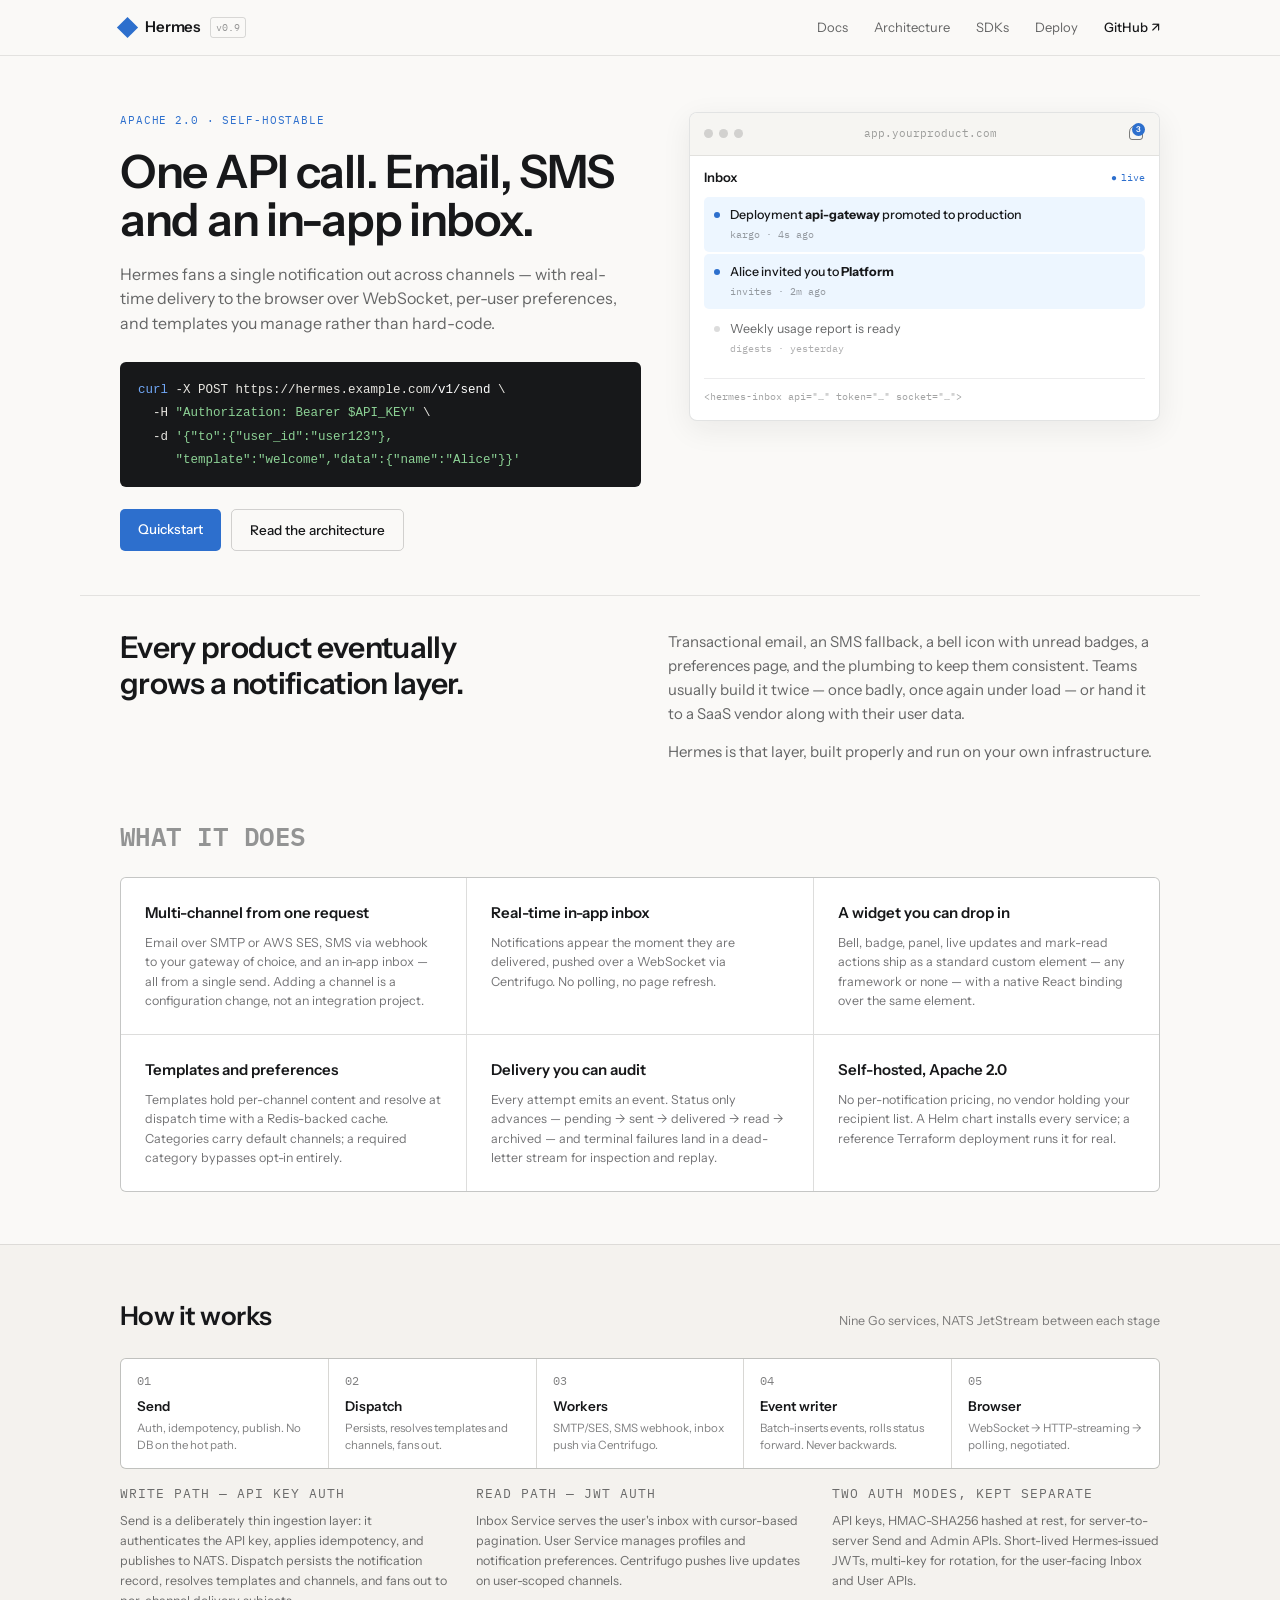
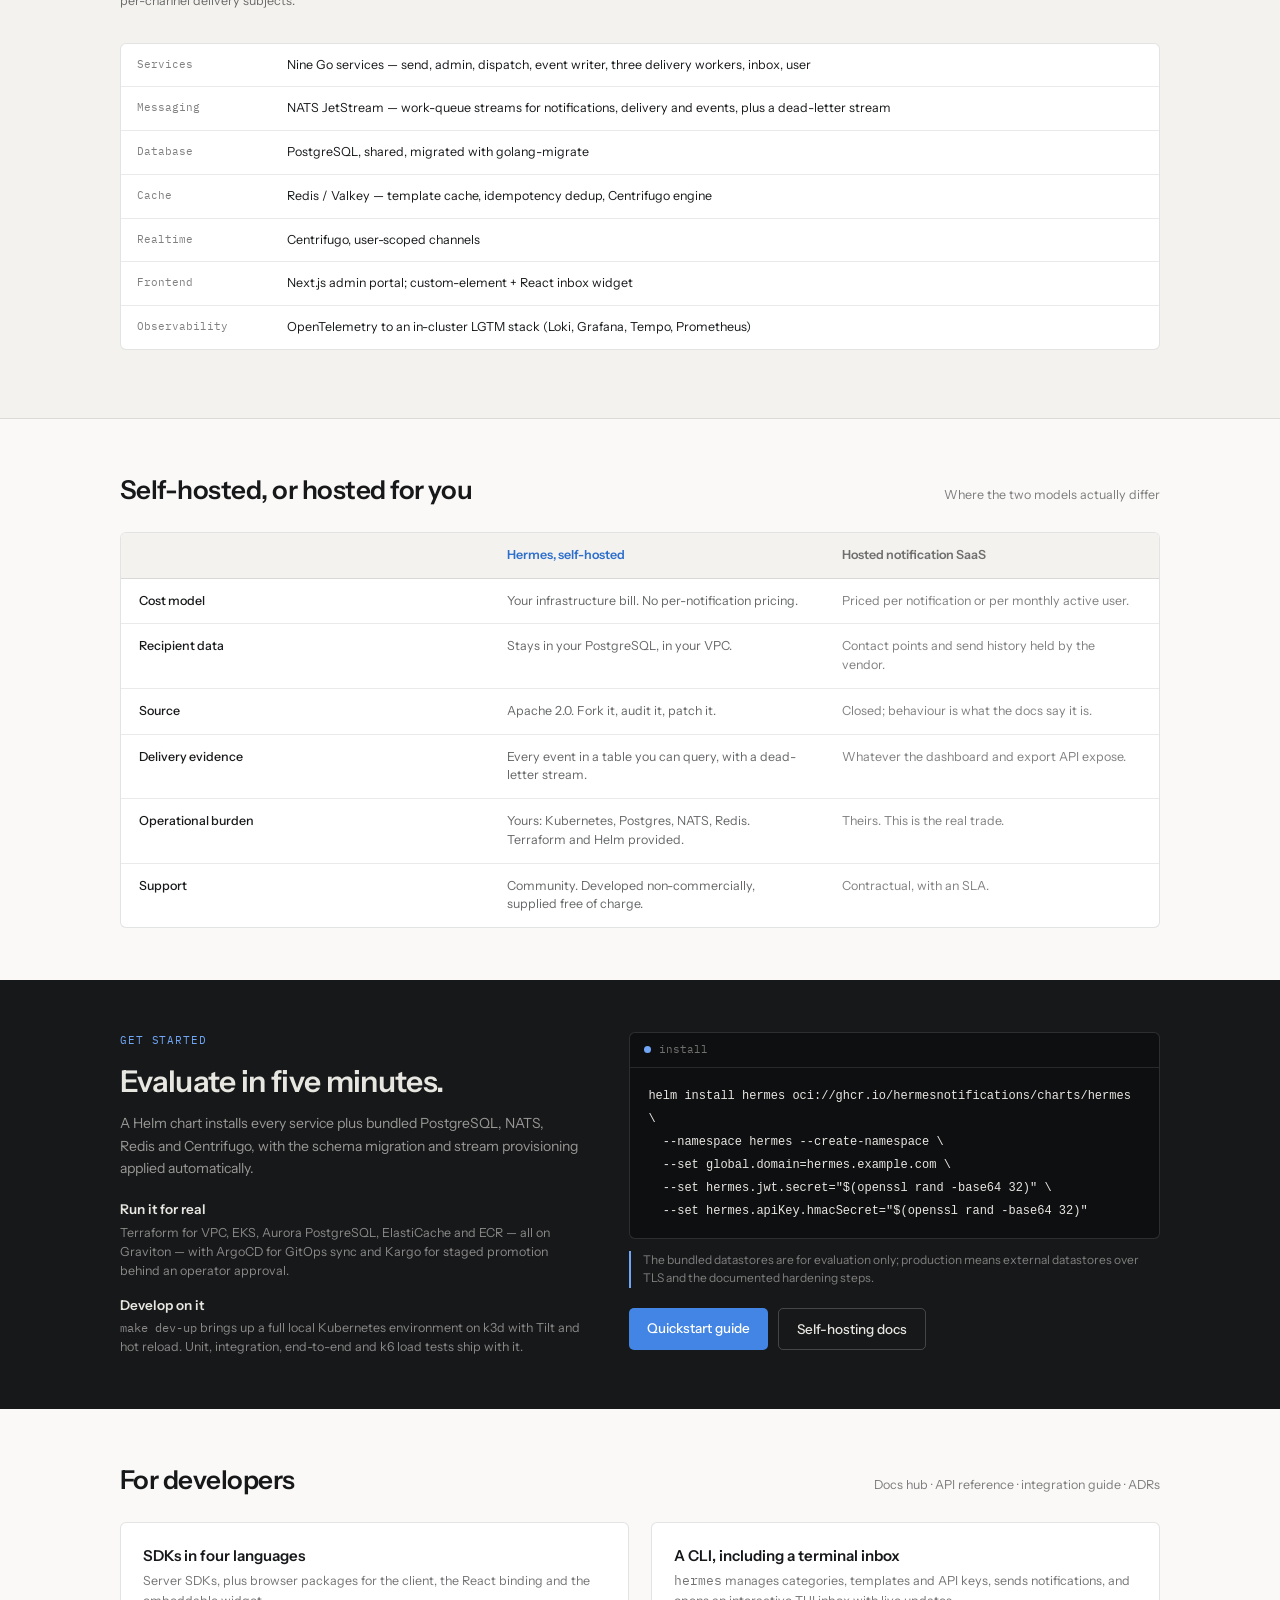
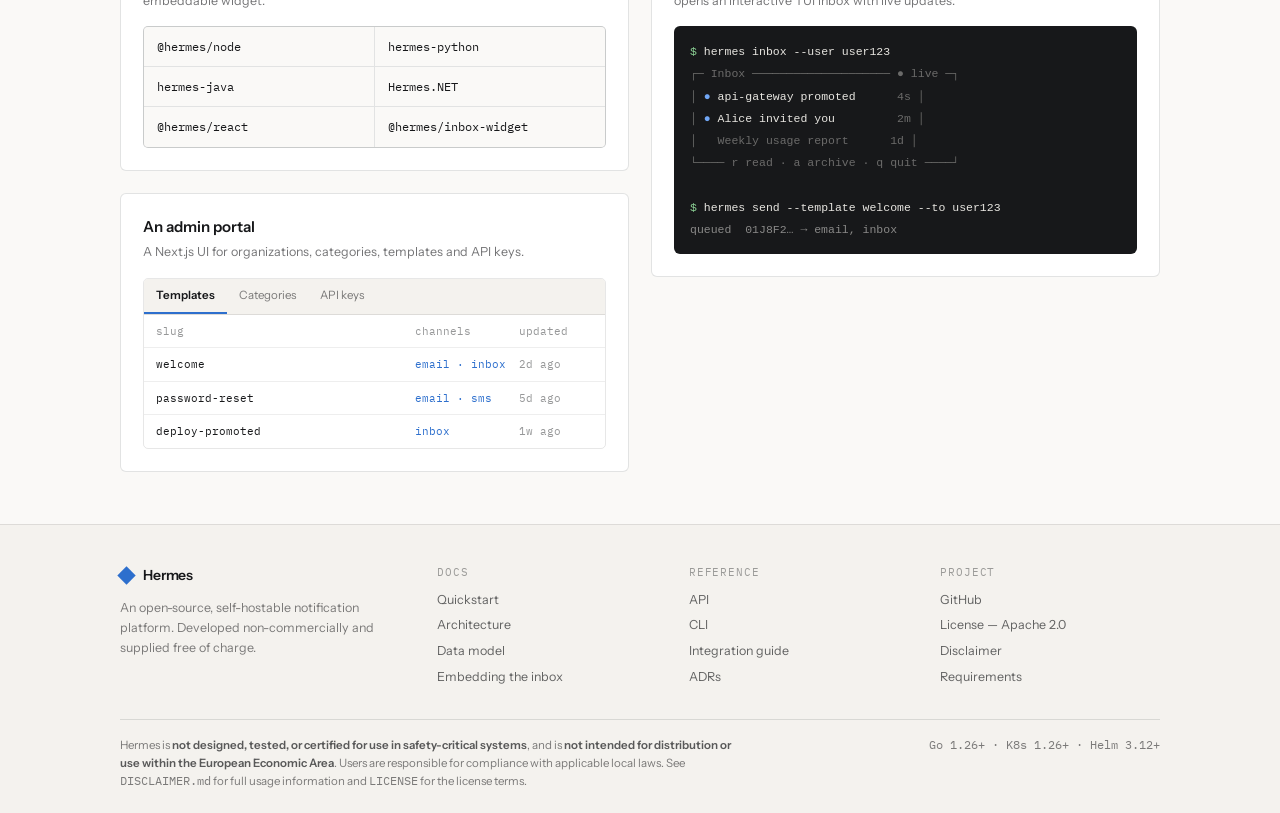
<file: index.html>
<!DOCTYPE html>
<html lang="en">
<head>
<meta charset="utf-8">
<meta name="viewport" content="width=device-width, initial-scale=1">
<title>Hermes — self-hosted notification platform</title>
<meta name="description" content="Hermes is an open-source, self-hostable notification platform. One API call fans out to email, SMS and a real-time in-app inbox. Apache 2.0.">
<meta name="theme-color" content="#faf9f7">
<link rel="icon" href="assets/favicon.svg" type="image/svg+xml">
<meta property="og:type" content="website">
<meta property="og:title" content="Hermes — self-hosted notification platform">
<meta property="og:description" content="One API call. Email, SMS and an in-app inbox. Open source, Apache 2.0, run on your own infrastructure.">
<meta property="og:url" content="https://hermesnotifications.github.io/">
<meta name="twitter:card" content="summary">
<link rel="preconnect" href="https://fonts.googleapis.com">
<link rel="preconnect" href="https://fonts.gstatic.com" crossorigin>
<link href="https://fonts.googleapis.com/css2?family=Instrument+Sans:wght@400;500;600&family=IBM+Plex+Mono:wght@400;500&display=swap" rel="stylesheet">
<link rel="stylesheet" href="assets/css/site.css">
</head>
<body>

<a class="skip-link" href="#main">Skip to content</a>

<header class="site-header">
  <div class="wrap site-header__inner">
    <a class="brand" href="./">
      <span class="brand__mark" aria-hidden="true"></span>
      <span class="brand__name">Hermes</span>
      <span class="brand__version">v0.9</span>
    </a>

    <button class="nav-toggle" type="button" aria-expanded="false" aria-controls="site-nav">Menu</button>

    <nav class="site-nav" id="site-nav" aria-label="Primary">
      <a href="docs/">Docs</a>
      <a href="#how-it-works">Architecture</a>
      <a href="#developers">SDKs</a>
      <a href="#get-started">Deploy</a>
      <a class="is-emphasis" href="https://github.com/HermesNotifications/hermes">GitHub ↗</a>
    </nav>
  </div>
</header>

<main id="main">

  <!-- Hero -->
  <section class="wrap hero">
    <div>
      <p class="eyebrow eyebrow--accent hero__eyebrow">Apache 2.0 · self-hostable</p>
      <h1>One API call. Email, SMS and an in-app inbox.</h1>
      <p class="hero__lede">Hermes fans a single notification out across channels — with real-time delivery to the browser over WebSocket, per-user preferences, and templates you manage rather than hard-code.</p>

      <figure class="term code-block">
        <figcaption class="sr-only">Sending a notification with curl</figcaption>
<pre><code><span class="t-cmd">curl</span> -X POST https://hermes.example.com<span class="t-path">/v1/send</span> \
  -H <span class="t-str">"Authorization: Bearer $API_KEY"</span> \
  -d <span class="t-str">'{"to":{"user_id":"user123"},</span>
     <span class="t-str">"template":"welcome","data":{"name":"Alice"}}'</span></code></pre>
      </figure>

      <div class="btn-row">
        <a class="btn btn--primary" href="docs/">Quickstart</a>
        <a class="btn btn--ghost" href="#how-it-works">Read the architecture</a>
      </div>
    </div>

    <figure class="mock">
      <figcaption class="sr-only">Illustration: the Hermes inbox widget embedded in a product, showing live notifications</figcaption>
      <div class="mock__chrome">
        <span class="mock__dots" aria-hidden="true"><i></i><i></i><i></i></span>
        <span class="mock__url">app.yourproduct.com</span>
        <span class="mock__bell" aria-hidden="true">
          <span class="mock__bell-icon"></span>
          <span class="mock__badge">3</span>
        </span>
      </div>
      <div class="mock__body">
        <div class="mock__title">
          <b>Inbox</b>
          <span class="live">live</span>
        </div>
        <ul class="inbox">
          <li class="inbox__item inbox__item--unread">
            <span class="inbox__pip" aria-hidden="true"></span>
            <span>
              <span class="inbox__text">Deployment <b>api-gateway</b> promoted to production</span>
              <span class="inbox__meta">kargo · 4s ago</span>
            </span>
          </li>
          <li class="inbox__item inbox__item--unread">
            <span class="inbox__pip" aria-hidden="true"></span>
            <span>
              <span class="inbox__text">Alice invited you to <b>Platform</b></span>
              <span class="inbox__meta">invites · 2m ago</span>
            </span>
          </li>
          <li class="inbox__item">
            <span class="inbox__pip" aria-hidden="true"></span>
            <span>
              <span class="inbox__text">Weekly usage report is ready</span>
              <span class="inbox__meta">digests · yesterday</span>
            </span>
          </li>
        </ul>
        <p class="mock__foot">&lt;hermes-inbox api="…" token="…" socket="…"&gt;</p>
      </div>
    </figure>
  </section>

  <!-- Premise -->
  <section class="wrap premise">
    <h2>Every product eventually grows a notification layer.</h2>
    <div>
      <p>Transactional email, an SMS fallback, a bell icon with unread badges, a preferences page, and the plumbing to keep them consistent. Teams usually build it twice — once badly, once again under load — or hand it to a SaaS vendor along with their user data.</p>
      <p>Hermes is that layer, built properly and run on your own infrastructure.</p>
    </div>
  </section>

  <!-- What it does -->
  <section class="wrap section section--flush-top" id="features" aria-labelledby="features-h">
    <div class="section-head">
      <h2 class="eyebrow" id="features-h">What it does</h2>
    </div>
    <div class="grid-rule grid-rule--3">
      <article class="feature">
        <h3>Multi-channel from one request</h3>
        <p>Email over SMTP or AWS SES, SMS via webhook to your gateway of choice, and an in-app inbox — all from a single send. Adding a channel is a configuration change, not an integration project.</p>
      </article>
      <article class="feature">
        <h3>Real-time in-app inbox</h3>
        <p>Notifications appear the moment they are delivered, pushed over a WebSocket via Centrifugo. No polling, no page refresh.</p>
      </article>
      <article class="feature">
        <h3>A widget you can drop in</h3>
        <p>Bell, badge, panel, live updates and mark-read actions ship as a standard custom element — any framework or none — with a native React binding over the same element.</p>
      </article>
      <article class="feature">
        <h3>Templates and preferences</h3>
        <p>Templates hold per-channel content and resolve at dispatch time with a Redis-backed cache. Categories carry default channels; a required category bypasses opt-in entirely.</p>
      </article>
      <article class="feature">
        <h3>Delivery you can audit</h3>
        <p>Every attempt emits an event. Status only advances — pending → sent → delivered → read → archived — and terminal failures land in a dead-letter stream for inspection and replay.</p>
      </article>
      <article class="feature">
        <h3>Self-hosted, Apache 2.0</h3>
        <p>No per-notification pricing, no vendor holding your recipient list. A Helm chart installs every service; a reference Terraform deployment runs it for real.</p>
      </article>
    </div>
  </section>

  <!-- How it works -->
  <section class="section section--sunken" id="how-it-works" aria-labelledby="how-h">
    <div class="wrap">
      <div class="section-head">
        <h2 id="how-h">How it works</h2>
        <p class="section-head__note">Nine Go services, NATS JetStream between each stage</p>
      </div>

      <ol class="grid-rule grid-rule--5">
        <li class="stage">
          <p class="stage__n">01</p>
          <h3>Send</h3>
          <p>Auth, idempotency, publish. No DB on the hot path.</p>
        </li>
        <li class="stage">
          <p class="stage__n">02</p>
          <h3>Dispatch</h3>
          <p>Persists, resolves templates and channels, fans out.</p>
        </li>
        <li class="stage">
          <p class="stage__n">03</p>
          <h3>Workers</h3>
          <p>SMTP/SES, SMS webhook, inbox push via Centrifugo.</p>
        </li>
        <li class="stage">
          <p class="stage__n">04</p>
          <h3>Event writer</h3>
          <p>Batch-inserts events, rolls status forward. Never backwards.</p>
        </li>
        <li class="stage">
          <p class="stage__n">05</p>
          <h3>Browser</h3>
          <p>WebSocket → HTTP-streaming → polling, negotiated.</p>
        </li>
      </ol>

      <div class="paths">
        <div class="path">
          <p class="path__label">Write path — API key auth</p>
          <p>Send is a deliberately thin ingestion layer: it authenticates the API key, applies idempotency, and publishes to NATS. Dispatch persists the notification record, resolves templates and channels, and fans out to per-channel delivery subjects.</p>
        </div>
        <div class="path">
          <p class="path__label">Read path — JWT auth</p>
          <p>Inbox Service serves the user's inbox with cursor-based pagination. User Service manages profiles and notification preferences. Centrifugo pushes live updates on user-scoped channels.</p>
        </div>
        <div class="path">
          <p class="path__label">Two auth modes, kept separate</p>
          <p>API keys, HMAC-SHA256 hashed at rest, for server-to-server Send and Admin APIs. Short-lived Hermes-issued JWTs, multi-key for rotation, for the user-facing Inbox and User APIs.</p>
        </div>
      </div>

      <dl class="spec">
        <div class="spec__row"><dt>Services</dt><dd>Nine Go services — send, admin, dispatch, event writer, three delivery workers, inbox, user</dd></div>
        <div class="spec__row"><dt>Messaging</dt><dd>NATS JetStream — work-queue streams for notifications, delivery and events, plus a dead-letter stream</dd></div>
        <div class="spec__row"><dt>Database</dt><dd>PostgreSQL, shared, migrated with golang-migrate</dd></div>
        <div class="spec__row"><dt>Cache</dt><dd>Redis / Valkey — template cache, idempotency dedup, Centrifugo engine</dd></div>
        <div class="spec__row"><dt>Realtime</dt><dd>Centrifugo, user-scoped channels</dd></div>
        <div class="spec__row"><dt>Frontend</dt><dd>Next.js admin portal; custom-element + React inbox widget</dd></div>
        <div class="spec__row"><dt>Observability</dt><dd>OpenTelemetry to an in-cluster LGTM stack (Loki, Grafana, Tempo, Prometheus)</dd></div>
      </dl>
    </div>
  </section>

  <!-- Comparison -->
  <section class="wrap section" id="compare" aria-labelledby="compare-h">
    <div class="section-head">
      <h2 id="compare-h">Self-hosted, or hosted for you</h2>
      <p class="section-head__note">Where the two models actually differ</p>
    </div>

    <div class="compare">
      <div class="compare__row compare__row--head">
        <span aria-hidden="true"></span>
        <span class="is-ours">Hermes, self-hosted</span>
        <span class="is-theirs">Hosted notification SaaS</span>
      </div>
      <div class="compare__row">
        <span class="compare__key">Cost model</span>
        <span class="compare__ours">Your infrastructure bill. No per-notification pricing.</span>
        <span class="compare__theirs">Priced per notification or per monthly active user.</span>
      </div>
      <div class="compare__row">
        <span class="compare__key">Recipient data</span>
        <span class="compare__ours">Stays in your PostgreSQL, in your VPC.</span>
        <span class="compare__theirs">Contact points and send history held by the vendor.</span>
      </div>
      <div class="compare__row">
        <span class="compare__key">Source</span>
        <span class="compare__ours">Apache 2.0. Fork it, audit it, patch it.</span>
        <span class="compare__theirs">Closed; behaviour is what the docs say it is.</span>
      </div>
      <div class="compare__row">
        <span class="compare__key">Delivery evidence</span>
        <span class="compare__ours">Every event in a table you can query, with a dead-letter stream.</span>
        <span class="compare__theirs">Whatever the dashboard and export API expose.</span>
      </div>
      <div class="compare__row">
        <span class="compare__key">Operational burden</span>
        <span class="compare__ours">Yours: Kubernetes, Postgres, NATS, Redis. Terraform and Helm provided.</span>
        <span class="compare__theirs">Theirs. This is the real trade.</span>
      </div>
      <div class="compare__row">
        <span class="compare__key">Support</span>
        <span class="compare__ours">Community. Developed non-commercially, supplied free of charge.</span>
        <span class="compare__theirs">Contractual, with an SLA.</span>
      </div>
    </div>
  </section>

  <!-- Get started -->
  <section class="section section--dark" id="get-started" aria-labelledby="start-h">
    <div class="wrap start">
      <div>
        <p class="eyebrow eyebrow--on-dark">Get started</p>
        <h2 id="start-h">Evaluate in five minutes.</h2>
        <p class="start__lede">A Helm chart installs every service plus bundled PostgreSQL, NATS, Redis and Centrifugo, with the schema migration and stream provisioning applied automatically.</p>
        <div class="start__points">
          <div>
            <h3>Run it for real</h3>
            <p>Terraform for VPC, EKS, Aurora PostgreSQL, ElastiCache and ECR — all on Graviton — with ArgoCD for GitOps sync and Kargo for staged promotion behind an operator approval.</p>
          </div>
          <div>
            <h3>Develop on it</h3>
            <p><code>make dev-up</code> brings up a full local Kubernetes environment on k3d with Tilt and hot reload. Unit, integration, end-to-end and k6 load tests ship with it.</p>
          </div>
        </div>
      </div>

      <div>
        <div class="panel">
          <div class="panel__bar">
            <i aria-hidden="true"></i>
            <span>install</span>
          </div>
          <figure class="term code-block">
            <figcaption class="sr-only">Installing Hermes with Helm</figcaption>
<pre><code>helm install hermes oci://ghcr.io/hermesnotifications/charts/hermes \
  --namespace hermes --create-namespace \
  --set global.domain=hermes.example.com \
  --set hermes.jwt.secret="$(openssl rand -base64 32)" \
  --set hermes.apiKey.hmacSecret="$(openssl rand -base64 32)"</code></pre>
          </figure>
        </div>
        <p class="aside-note">The bundled datastores are for evaluation only; production means external datastores over TLS and the documented hardening steps.</p>
        <div class="btn-row">
          <a class="btn btn--on-dark" href="docs/">Quickstart guide</a>
          <a class="btn btn--ghost-dark" href="docs/#install">Self-hosting docs</a>
        </div>
      </div>
    </div>
  </section>

  <!-- For developers -->
  <section class="wrap section" id="developers" aria-labelledby="devs-h">
    <div class="section-head">
      <h2 id="devs-h">For developers</h2>
      <p class="section-head__note">Docs hub · API reference · integration guide · ADRs</p>
    </div>

    <div class="devs">
      <div class="devs__col">
        <article class="card">
          <h3>SDKs in four languages</h3>
          <p class="card__sub">Server SDKs, plus browser packages for the client, the React binding and the embeddable widget.</p>
          <ul class="sdk-grid">
            <li>@hermes/node</li>
            <li>hermes-python</li>
            <li>hermes-java</li>
            <li>Hermes.NET</li>
            <li>@hermes/react</li>
            <li>@hermes/inbox-widget</li>
          </ul>
        </article>

        <article class="card">
          <h3>An admin portal</h3>
          <p class="card__sub">A Next.js UI for organizations, categories, templates and API keys.</p>
          <div class="portal">
            <div class="portal__tabs" aria-hidden="true">
              <span class="is-active">Templates</span>
              <span>Categories</span>
              <span>API keys</span>
            </div>
            <div class="portal__rows">
              <div class="portal__row portal__row--head"><span>slug</span><span>channels</span><span>updated</span></div>
              <div class="portal__row"><span>welcome</span><span class="ch">email · inbox</span><span class="ago">2d ago</span></div>
              <div class="portal__row"><span>password-reset</span><span class="ch">email · sms</span><span class="ago">5d ago</span></div>
              <div class="portal__row"><span>deploy-promoted</span><span class="ch">inbox</span><span class="ago">1w ago</span></div>
            </div>
          </div>
        </article>
      </div>

      <article class="card">
        <h3>A CLI, including a terminal inbox</h3>
        <p class="card__sub"><code>hermes</code> manages categories, templates and API keys, sends notifications, and opens an interactive TUI inbox with live updates.</p>
        <figure class="term term--tui">
          <figcaption class="sr-only">The hermes CLI showing a terminal inbox and a send command</figcaption>
<pre><code><span class="t-prompt">$</span> hermes inbox --user user123
<span class="t-frame">┌─ Inbox ──────────────────── ● live ─┐</span>
<span class="t-frame">│</span> <span class="t-dot">●</span> api-gateway promoted      <span class="t-frame">4s │</span>
<span class="t-frame">│</span> <span class="t-dot">●</span> Alice invited you         <span class="t-frame">2m │</span>
<span class="t-frame">│   Weekly usage report      1d │</span>
<span class="t-frame">└──── r read · a archive · q quit ────┘</span>

<span class="t-prompt">$</span> hermes send --template welcome --to user123
<span class="t-out">queued  01J8F2… → email, inbox</span></code></pre>
        </figure>
      </article>
    </div>
  </section>

</main>

<footer class="site-footer">
  <div class="wrap">
    <div class="site-footer__cols">
      <div>
        <div class="brand">
          <span class="brand__mark" style="width:13px;height:13px" aria-hidden="true"></span>
          <span class="brand__name" style="font-size:14px">Hermes</span>
        </div>
        <p class="site-footer__about">An open-source, self-hostable notification platform. Developed non-commercially and supplied free of charge.</p>
      </div>

      <nav class="footer-col" aria-label="Docs">
        <p class="footer-col__head">Docs</p>
        <a href="docs/">Quickstart</a>
        <a href="#how-it-works">Architecture</a>
        <a href="#how-it-works">Data model</a>
        <a href="#features">Embedding the inbox</a>
      </nav>

      <nav class="footer-col" aria-label="Reference">
        <p class="footer-col__head">Reference</p>
        <a href="docs/">API</a>
        <a href="#developers">CLI</a>
        <a href="docs/">Integration guide</a>
        <a href="https://github.com/HermesNotifications/hermes">ADRs</a>
      </nav>

      <nav class="footer-col" aria-label="Project">
        <p class="footer-col__head">Project</p>
        <a href="https://github.com/HermesNotifications/hermes">GitHub</a>
        <span>License — Apache 2.0</span>
        <span>Disclaimer</span>
        <span>Requirements</span>
      </nav>
    </div>

    <div class="site-footer__legal">
      <p>Hermes is <b>not designed, tested, or certified for use in safety-critical systems</b>, and is <b>not intended for distribution or use within the European Economic Area</b>. Users are responsible for compliance with applicable local laws. See <code>DISCLAIMER.md</code> for full usage information and <code>LICENSE</code> for the license terms.</p>
      <p class="site-footer__versions">Go 1.26+ · K8s 1.26+ · Helm 3.12+</p>
    </div>
  </div>
</footer>

<script src="assets/js/site.js" defer></script>
</body>
</html>
</file>
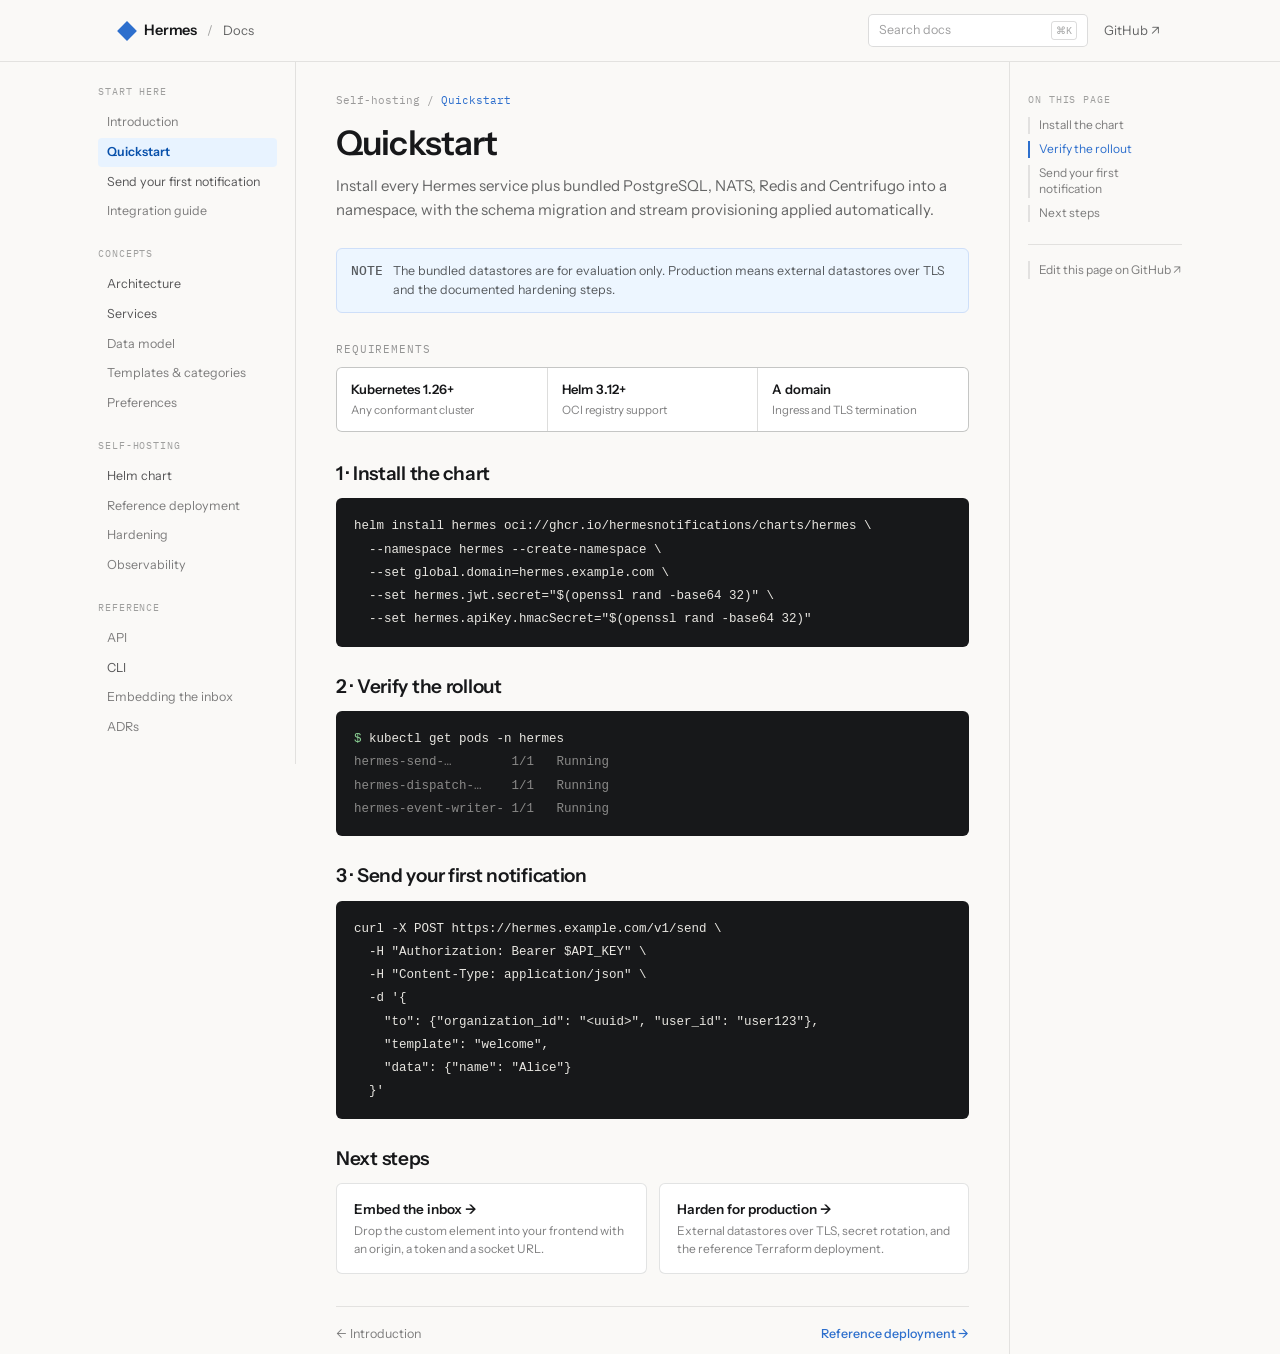
<file: docs/index.html>
<!DOCTYPE html>
<html lang="en">
<head>
<meta charset="utf-8">
<meta name="viewport" content="width=device-width, initial-scale=1">
<title>Quickstart — Hermes docs</title>
<meta name="description" content="Install every Hermes service plus bundled PostgreSQL, NATS, Redis and Centrifugo into a Kubernetes namespace, then send your first notification.">
<meta name="theme-color" content="#faf9f7">
<link rel="icon" href="../assets/favicon.svg" type="image/svg+xml">
<meta property="og:type" content="article">
<meta property="og:title" content="Quickstart — Hermes docs">
<meta property="og:description" content="Install Hermes with Helm and send your first notification in five minutes.">
<meta property="og:url" content="https://hermesnotifications.github.io/docs/">
<link rel="preconnect" href="https://fonts.googleapis.com">
<link rel="preconnect" href="https://fonts.gstatic.com" crossorigin>
<link href="https://fonts.googleapis.com/css2?family=Instrument+Sans:wght@400;500;600&family=IBM+Plex+Mono:wght@400;500&display=swap" rel="stylesheet">
<link rel="stylesheet" href="../assets/css/site.css">
</head>
<body>

<a class="skip-link" href="#main">Skip to content</a>

<header class="site-header docs-header">
  <div class="wrap site-header__inner">
    <a class="brand" href="../">
      <span class="brand__mark" style="width:14px;height:14px" aria-hidden="true"></span>
      <span class="brand__name" style="font-size:14.5px">Hermes</span>
      <span class="brand__sep" aria-hidden="true">/</span>
      <span class="brand__context">Docs</span>
    </a>

    <div class="docs-header__tools">
      <div class="docs-search">
        <label class="sr-only" for="docs-search-input">Search docs</label>
        <input id="docs-search-input" type="search" placeholder="Search docs" autocomplete="off" spellcheck="false">
        <kbd aria-hidden="true">⌘K</kbd>
      </div>
      <button class="nav-toggle" type="button" aria-expanded="false" aria-controls="docs-sidebar">Contents</button>
      <a href="https://github.com/HermesNotifications/hermes">GitHub ↗</a>
    </div>
  </div>
</header>

<div class="docs-layout">

  <nav class="docs-sidebar" id="docs-sidebar" aria-label="Documentation">
    <div>
      <p class="docs-sidebar__head">Start here</p>
      <ul>
        <li><span class="is-pending" title="Not written yet">Introduction</span></li>
        <li><a class="is-current" href="./" aria-current="page">Quickstart</a></li>
        <li><a href="#send">Send your first notification</a></li>
        <li><span class="is-pending" title="Not written yet">Integration guide</span></li>
      </ul>
    </div>
    <div>
      <p class="docs-sidebar__head">Concepts</p>
      <ul>
        <li><a href="../#how-it-works">Architecture</a></li>
        <li><a href="../#how-it-works">Services</a></li>
        <li><span class="is-pending" title="Not written yet">Data model</span></li>
        <li><span class="is-pending" title="Not written yet">Templates &amp; categories</span></li>
        <li><span class="is-pending" title="Not written yet">Preferences</span></li>
      </ul>
    </div>
    <div>
      <p class="docs-sidebar__head">Self-hosting</p>
      <ul>
        <li><a href="#install">Helm chart</a></li>
        <li><span class="is-pending" title="Not written yet">Reference deployment</span></li>
        <li><span class="is-pending" title="Not written yet">Hardening</span></li>
        <li><span class="is-pending" title="Not written yet">Observability</span></li>
      </ul>
    </div>
    <div>
      <p class="docs-sidebar__head">Reference</p>
      <ul>
        <li><span class="is-pending" title="Not written yet">API</span></li>
        <li><a href="../#developers">CLI</a></li>
        <li><span class="is-pending" title="Not written yet">Embedding the inbox</span></li>
        <li><span class="is-pending" title="Not written yet">ADRs</span></li>
      </ul>
    </div>
    <p class="sr-only" id="docs-search-status" role="status"></p>
  </nav>

  <main class="docs-main" id="main">
    <nav class="docs-crumbs" aria-label="Breadcrumb">
      <span>Self-hosting</span><span aria-hidden="true">/</span><span class="is-current" aria-current="page">Quickstart</span>
    </nav>

    <h1>Quickstart</h1>
    <p class="docs-lede">Install every Hermes service plus bundled PostgreSQL, NATS, Redis and Centrifugo into a namespace, with the schema migration and stream provisioning applied automatically.</p>

    <aside class="callout">
      <p class="callout__tag">NOTE</p>
      <p>The bundled datastores are for evaluation only. Production means external datastores over TLS and the documented hardening steps.</p>
    </aside>

    <p class="eyebrow" style="margin-bottom:10px">Requirements</p>
    <div class="grid-rule grid-rule--3 req">
      <div>
        <h3>Kubernetes 1.26+</h3>
        <p>Any conformant cluster</p>
      </div>
      <div>
        <h3>Helm 3.12+</h3>
        <p>OCI registry support</p>
      </div>
      <div>
        <h3>A domain</h3>
        <p>Ingress and TLS termination</p>
      </div>
    </div>

    <h2 id="install">1 · Install the chart</h2>
    <div class="term code-block">
<pre><code>helm install hermes oci://ghcr.io/hermesnotifications/charts/hermes \
  --namespace hermes --create-namespace \
  --set global.domain=hermes.example.com \
  --set hermes.jwt.secret="$(openssl rand -base64 32)" \
  --set hermes.apiKey.hmacSecret="$(openssl rand -base64 32)"</code></pre>
    </div>

    <h2 id="verify">2 · Verify the rollout</h2>
    <div class="term code-block">
<pre><code><span class="t-prompt">$</span> kubectl get pods -n hermes
<span class="t-out">hermes-send-…        1/1   Running</span>
<span class="t-out">hermes-dispatch-…    1/1   Running</span>
<span class="t-out">hermes-event-writer- 1/1   Running</span></code></pre>
    </div>

    <h2 id="send">3 · Send your first notification</h2>
    <div class="term code-block">
<pre><code>curl -X POST https://hermes.example.com/v1/send \
  -H "Authorization: Bearer $API_KEY" \
  -H "Content-Type: application/json" \
  -d '{
    "to": {"organization_id": "&lt;uuid&gt;", "user_id": "user123"},
    "template": "welcome",
    "data": {"name": "Alice"}
  }'</code></pre>
    </div>

    <h2 id="next">Next steps</h2>
    <div class="next-steps">
      <a href="../#features">
        <h3>Embed the inbox →</h3>
        <p>Drop the custom element into your frontend with an origin, a token and a socket URL.</p>
      </a>
      <a href="../#get-started">
        <h3>Harden for production →</h3>
        <p>External datastores over TLS, secret rotation, and the reference Terraform deployment.</p>
      </a>
    </div>

    <nav class="docs-pager" aria-label="Pagination">
      <span>← Introduction</span>
      <a href="../#get-started">Reference deployment →</a>
    </nav>
  </main>

  <aside class="docs-toc" aria-label="On this page">
    <p class="docs-toc__head">On this page</p>
    <ul>
      <li><a href="#install">Install the chart</a></li>
      <li><a href="#verify">Verify the rollout</a></li>
      <li><a href="#send">Send your first notification</a></li>
      <li><a href="#next">Next steps</a></li>
    </ul>
    <p class="docs-toc__edit"><a href="https://github.com/HermesNotifications/hermesnotifications.github.io/edit/main/docs/index.html">Edit this page on GitHub ↗</a></p>
  </aside>

</div>

<script src="../assets/js/site.js" defer></script>
</body>
</html>
</file>
<file: assets/css/site.css>
/* ==========================================================================
   Hermes — site styles
   Design source: Claude Design "Hermes Notifications UI mockups" → Hermes Site.dc.html (2a / 2b)
   ========================================================================== */

/* --------------------------------------------------------------------------
   1. Tokens
   -------------------------------------------------------------------------- */

:root {
  /* Surfaces */
  --bg: #faf9f7;
  --bg-sunken: #f4f2ee;
  --surface: #fff;
  --dark: #17181a;
  --dark-deep: #0e0f11;

  /* Ink */
  --ink: #17181a;
  --ink-strong: rgba(23, 24, 26, 0.7);
  --ink-muted: rgba(23, 24, 26, 0.66);
  --ink-soft: rgba(23, 24, 26, 0.55);
  --ink-dim: rgba(23, 24, 26, 0.45);
  --ink-faint: rgba(23, 24, 26, 0.4);
  --on-dark: #e8e6e1;
  --on-dark-muted: rgba(232, 230, 225, 0.62);
  --on-dark-soft: rgba(232, 230, 225, 0.55);
  --on-dark-faint: rgba(232, 230, 225, 0.4);

  /* Lines */
  --line: rgba(23, 24, 26, 0.1);
  --line-strong: rgba(23, 24, 26, 0.12);
  --line-soft: rgba(23, 24, 26, 0.08);
  --line-dark: rgba(232, 230, 225, 0.14);

  /* Accent — cobalt */
  --accent: oklch(0.55 0.16 258);
  --accent-lift: oklch(0.62 0.16 258);
  --accent-deep: oklch(0.45 0.16 258);
  --accent-on-dark: oklch(0.72 0.13 258);
  --accent-tint: oklch(0.97 0.02 258);
  --accent-tint-strong: oklch(0.96 0.025 258);
  --accent-edge: oklch(0.9 0.04 258);
  --term-green: oklch(0.8 0.11 148);

  /* Type */
  --sans: "Instrument Sans", system-ui, -apple-system, "Segoe UI", sans-serif;
  --mono: "IBM Plex Mono", ui-monospace, SFMono-Regular, Menlo, monospace;

  /* Layout */
  --page: 1120px;
  --gutter: 40px;
  --radius: 6px;
  --radius-sm: 5px;
}

/* Fallback for engines without oklch() */
@supports not (color: oklch(0.55 0.16 258)) {
  :root {
    --accent: #2c63cf;
    --accent-lift: #3d76e4;
    --accent-deep: #1a4ea8;
    --accent-on-dark: #6d97ee;
    --accent-tint: #eff3fd;
    --accent-tint-strong: #e9eefc;
    --accent-edge: #ccd8f5;
    --term-green: #57c98d;
  }
}

/* --------------------------------------------------------------------------
   2. Base
   -------------------------------------------------------------------------- */

*,
*::before,
*::after { box-sizing: border-box; }

html { -webkit-text-size-adjust: 100%; }

body {
  margin: 0;
  background: var(--bg);
  color: var(--ink);
  font-family: var(--sans);
  font-size: 16px;
  line-height: 1.5;
  -webkit-font-smoothing: antialiased;
}

h1, h2, h3, h4, p, figure { margin: 0; }

img, svg { max-width: 100%; }

a { color: inherit; }

a:focus-visible,
button:focus-visible,
input:focus-visible,
[tabindex]:focus-visible {
  outline: 2px solid var(--accent);
  outline-offset: 2px;
  border-radius: 3px;
}

::selection { background: var(--accent-tint-strong); }

.sr-only {
  position: absolute;
  width: 1px;
  height: 1px;
  padding: 0;
  margin: -1px;
  overflow: hidden;
  clip: rect(0 0 0 0);
  clip-path: inset(50%);
  white-space: nowrap;
}

.skip-link {
  position: absolute;
  left: 12px;
  top: -60px;
  z-index: 50;
  background: var(--accent);
  color: #fff;
  font-size: 13px;
  font-weight: 500;
  padding: 9px 14px;
  border-radius: var(--radius-sm);
  text-decoration: none;
  transition: top 0.15s ease;
}

.skip-link:focus { top: 12px; }

.mono {
  font-family: var(--mono);
  font-size: 0.94em;
}

.wrap {
  max-width: var(--page);
  margin-inline: auto;
  padding-inline: var(--gutter);
}

.eyebrow {
  font-family: var(--mono);
  font-size: 11px;
  letter-spacing: 0.08em;
  text-transform: uppercase;
  color: var(--ink-dim);
}

.eyebrow--accent { color: var(--accent); }
.eyebrow--on-dark { color: var(--accent-on-dark); }

/* --------------------------------------------------------------------------
   3. Header
   -------------------------------------------------------------------------- */

.site-header {
  position: sticky;
  top: 0;
  z-index: 20;
  border-bottom: 1px solid var(--line);
  background: rgba(250, 249, 247, 0.92);
  backdrop-filter: blur(8px);
  -webkit-backdrop-filter: blur(8px);
}

.site-header__inner {
  display: flex;
  align-items: center;
  justify-content: space-between;
  gap: 16px;
  padding-block: 16px;
}

.brand {
  display: flex;
  align-items: center;
  gap: 10px;
  text-decoration: none;
  color: inherit;
}

.brand__mark {
  width: 15px;
  height: 15px;
  background: var(--accent);
  transform: rotate(45deg);
  flex: none;
}

.brand__name {
  font-weight: 600;
  font-size: 15px;
  letter-spacing: -0.01em;
}

.brand__version {
  font-family: var(--mono);
  font-size: 10px;
  color: var(--ink-dim);
  border: 1px solid rgba(23, 24, 26, 0.15);
  padding: 2px 5px;
  border-radius: 3px;
}

.brand__sep { font-size: 13px; color: var(--ink-faint); }
.brand__context { font-size: 13px; color: var(--ink-muted); }

.site-nav {
  display: flex;
  align-items: center;
  gap: 26px;
  font-size: 13px;
}

.site-nav a {
  color: var(--ink-muted);
  text-decoration: none;
  transition: color 0.12s ease;
}

.site-nav a:hover { color: var(--ink); }

.site-nav a.is-emphasis {
  color: var(--ink);
  font-weight: 500;
}

.nav-toggle {
  display: none;
  align-items: center;
  gap: 7px;
  background: none;
  border: 1px solid rgba(23, 24, 26, 0.15);
  border-radius: var(--radius-sm);
  color: var(--ink);
  font: inherit;
  font-size: 12.5px;
  padding: 6px 11px;
  cursor: pointer;
}

/* --------------------------------------------------------------------------
   4. Buttons
   -------------------------------------------------------------------------- */

.btn {
  display: inline-block;
  font-size: 13.5px;
  font-weight: 500;
  padding: 10px 18px;
  border-radius: var(--radius-sm);
  text-decoration: none;
  transition: background-color 0.12s ease, border-color 0.12s ease, transform 0.12s ease;
}

.btn--primary { background: var(--accent); color: #fff; }
.btn--primary:hover { background: var(--accent-deep); }

.btn--ghost { border: 1px solid rgba(23, 24, 26, 0.18); color: var(--ink); }
.btn--ghost:hover { border-color: rgba(23, 24, 26, 0.38); }

.btn--on-dark { background: var(--accent-lift); color: #fff; }
.btn--on-dark:hover { background: var(--accent); }

.btn--ghost-dark { border: 1px solid rgba(232, 230, 225, 0.22); color: var(--on-dark); }
.btn--ghost-dark:hover { border-color: rgba(232, 230, 225, 0.5); }

.btn-row {
  display: flex;
  flex-wrap: wrap;
  gap: 10px;
}

/* --------------------------------------------------------------------------
   5. Section furniture
   -------------------------------------------------------------------------- */

.section { padding-block: 52px; }
.section--flush-top { padding-top: 0; }

.section--sunken {
  background: var(--bg-sunken);
  border-top: 1px solid var(--line);
  border-bottom: 1px solid var(--line);
}

.section--dark {
  background: var(--dark);
  color: var(--on-dark);
}

.section-head {
  display: flex;
  align-items: baseline;
  justify-content: space-between;
  gap: 24px;
  flex-wrap: wrap;
  margin-bottom: 22px;
}

.section-head h2 {
  font-size: 26px;
  letter-spacing: -0.02em;
  font-weight: 600;
}

.section-head__note {
  font-size: 12.5px;
  color: var(--ink-soft);
}

/* --------------------------------------------------------------------------
   6. Hero
   -------------------------------------------------------------------------- */

.hero {
  display: grid;
  grid-template-columns: 1.05fr 0.95fr;
  gap: 48px;
  align-items: start;
  padding-block: 56px 44px;
}

.hero__eyebrow { margin-bottom: 20px; }

.hero h1 {
  margin-bottom: 18px;
  font-size: 46px;
  line-height: 1.04;
  letter-spacing: -0.028em;
  font-weight: 600;
  text-wrap: balance;
}

.hero__lede {
  margin-bottom: 26px;
  font-size: 16px;
  line-height: 1.55;
  color: var(--ink-muted);
  max-width: 46ch;
}

.hero .btn-row { margin-top: 22px; }

/* Terminal / code surface */
.term {
  background: var(--dark);
  border-radius: var(--radius);
  padding: 16px 18px;
  font-family: var(--mono);
  font-size: 12.5px;
  line-height: 1.7;
  color: var(--on-dark);
  overflow-x: auto;
}

.term pre {
  margin: 0;
  font: inherit;
  white-space: pre-wrap;
  word-break: break-word;
}

.term .t-cmd { color: var(--accent-on-dark); }
.term .t-path { color: #fff; }
.term .t-str { color: var(--term-green); }
.term .t-prompt { color: var(--term-green); }
.term .t-out { color: var(--on-dark-soft); }
.term .t-frame { color: var(--on-dark-faint); }
.term .t-dot { color: var(--accent-on-dark); }

/* Browser mock */
.mock {
  border: 1px solid var(--line-strong);
  border-radius: 8px;
  background: var(--surface);
  overflow: hidden;
  box-shadow: 0 8px 30px rgba(23, 24, 26, 0.07);
}

.mock__chrome {
  display: flex;
  align-items: center;
  justify-content: space-between;
  gap: 12px;
  padding: 11px 14px;
  border-bottom: 1px solid rgba(23, 24, 26, 0.09);
  background: #f6f5f2;
}

.mock__dots { display: flex; gap: 6px; }

.mock__dots i {
  width: 9px;
  height: 9px;
  border-radius: 50%;
  background: rgba(23, 24, 26, 0.16);
}

.mock__url {
  font-family: var(--mono);
  font-size: 10.5px;
  color: var(--ink-faint);
}

.mock__bell {
  position: relative;
  width: 26px;
  height: 20px;
  flex: none;
}

.mock__bell-icon {
  position: absolute;
  right: 2px;
  top: 1px;
  width: 14px;
  height: 15px;
  border: 1.6px solid var(--ink-soft);
  border-radius: 7px 7px 3px 3px;
}

.mock__badge {
  position: absolute;
  right: 0;
  top: -1px;
  width: 13px;
  height: 13px;
  border-radius: 50%;
  background: var(--accent);
  color: #fff;
  font-size: 8px;
  font-weight: 600;
  display: grid;
  place-items: center;
}

.mock__body { padding: 12px 14px 16px; }

.mock__title {
  display: flex;
  align-items: center;
  justify-content: space-between;
  margin-bottom: 10px;
}

.mock__title b { font-size: 13px; font-weight: 600; }

.live {
  font-family: var(--mono);
  font-size: 10px;
  color: var(--accent);
}

.live::before {
  content: "●";
  margin-right: 4px;
  animation: pulse 2.4s ease-in-out infinite;
  display: inline-block;
}

@keyframes pulse {
  0%, 100% { opacity: 1; }
  50% { opacity: 0.35; }
}

.inbox {
  display: flex;
  flex-direction: column;
  gap: 2px;
  margin: 0;
  padding: 0;
  list-style: none;
}

.inbox__item {
  display: flex;
  gap: 10px;
  padding: 10px;
  border-radius: var(--radius-sm);
}

.inbox__item--unread { background: var(--accent-tint); }

.inbox__pip {
  width: 6px;
  height: 6px;
  border-radius: 50%;
  background: var(--accent);
  margin-top: 5px;
  flex: none;
}

.inbox__item:not(.inbox__item--unread) .inbox__pip { background: rgba(23, 24, 26, 0.15); }

.inbox__text {
  display: block;
  font-size: 12.5px;
  font-weight: 500;
  line-height: 1.35;
}

.inbox__item:not(.inbox__item--unread) .inbox__text {
  font-weight: 400;
  color: var(--ink-muted);
}

.inbox__meta {
  display: block;
  font-family: var(--mono);
  font-size: 10px;
  color: rgba(23, 24, 26, 0.42);
  margin-top: 3px;
}

.inbox__item:not(.inbox__item--unread) .inbox__meta { color: rgba(23, 24, 26, 0.35); }

.mock__foot {
  margin-top: 12px;
  padding-top: 10px;
  border-top: 1px solid var(--line-soft);
  font-family: var(--mono);
  font-size: 10px;
  color: var(--ink-faint);
  overflow-x: auto;
  white-space: nowrap;
}

/* --------------------------------------------------------------------------
   7. Premise
   -------------------------------------------------------------------------- */

.premise {
  border-top: 1px solid var(--line);
  padding-top: 34px;
  padding-bottom: 52px;
  display: grid;
  grid-template-columns: 1fr 1fr;
  gap: 56px;
  align-items: start;
}

.premise h2 {
  font-size: 30px;
  line-height: 1.18;
  letter-spacing: -0.022em;
  font-weight: 600;
  text-wrap: balance;
}

.premise p {
  font-size: 15px;
  line-height: 1.6;
  color: var(--ink-muted);
}

.premise p + p { margin-top: 14px; }

/* --------------------------------------------------------------------------
   8. Hairline grids
   -------------------------------------------------------------------------- */

.grid-rule {
  display: grid;
  gap: 1px;
  background: var(--line-strong);
  border: 1px solid var(--line-strong);
  border-radius: var(--radius);
  overflow: hidden;
  margin: 0;
  padding: 0;
  list-style: none;
}

.grid-rule > * { background: var(--surface); }

.grid-rule--3 { grid-template-columns: repeat(3, 1fr); }
.grid-rule--5 { grid-template-columns: repeat(5, 1fr); }
.grid-rule--2 { grid-template-columns: repeat(2, 1fr); }

.feature { padding: 24px; }

.feature h3 {
  font-size: 15px;
  font-weight: 600;
  margin-bottom: 8px;
}

.feature p {
  font-size: 12.5px;
  line-height: 1.55;
  color: rgba(23, 24, 26, 0.6);
}

/* --------------------------------------------------------------------------
   9. Pipeline (How it works)
   -------------------------------------------------------------------------- */

.stage { padding: 14px 16px; }

.stage__n {
  font-family: var(--mono);
  font-size: 11px;
  color: var(--accent);
  margin-bottom: 6px;
}

.stage h3 {
  font-size: 13.5px;
  font-weight: 600;
  margin-bottom: 4px;
}

.stage p {
  font-size: 11.5px;
  line-height: 1.45;
  color: var(--ink-soft);
}

.paths {
  display: grid;
  grid-template-columns: repeat(3, 1fr);
  gap: 28px;
  margin: 14px 0 32px;
}

.path__label {
  font-family: var(--mono);
  font-size: 10.5px;
  letter-spacing: 0.08em;
  text-transform: uppercase;
  color: var(--accent);
  margin-bottom: 8px;
}

.path p {
  font-size: 12.5px;
  line-height: 1.6;
  color: rgba(23, 24, 26, 0.62);
}

/* Spec table (Services / Messaging / …) */
.spec {
  border: 1px solid var(--line-strong);
  border-radius: var(--radius);
  background: var(--surface);
  overflow: hidden;
}

.spec__row {
  display: grid;
  grid-template-columns: 150px 1fr;
  border-bottom: 1px solid rgba(23, 24, 26, 0.09);
}

.spec__row:last-child { border-bottom: 0; }

.spec__row dt {
  padding: 12px 16px;
  font-family: var(--mono);
  font-size: 11px;
  color: var(--ink-soft);
}

.spec__row dd {
  margin: 0;
  padding: 12px 16px;
  font-size: 12.5px;
}

/* --------------------------------------------------------------------------
   10. Comparison
   -------------------------------------------------------------------------- */

.compare {
  border: 1px solid var(--line-strong);
  border-radius: var(--radius);
  overflow: hidden;
  background: var(--surface);
}

.compare__row {
  display: grid;
  grid-template-columns: 1.1fr 1fr 1fr;
  border-bottom: 1px solid rgba(23, 24, 26, 0.09);
}

.compare__row:last-child { border-bottom: 0; }

.compare__row--head {
  background: var(--bg-sunken);
  border-bottom: 1px solid var(--line-strong);
}

.compare__row--head > * {
  padding: 12px 18px;
  font-size: 13px;
  font-weight: 600;
}

.compare__row--head .is-ours { color: var(--accent); }
.compare__row--head .is-theirs { color: rgba(23, 24, 26, 0.6); }

.compare__row > * { padding: 13px 18px; font-size: 12.5px; }
.compare__key { font-weight: 500; }
.compare__ours { color: var(--ink-muted); }
.compare__theirs { color: var(--ink-soft); }

/* --------------------------------------------------------------------------
   11. Get started (dark)
   -------------------------------------------------------------------------- */

.start {
  display: grid;
  grid-template-columns: 1fr 1.15fr;
  gap: 48px;
  align-items: start;
}

.start .eyebrow { margin-bottom: 16px; }

.start h2 {
  margin-bottom: 14px;
  font-size: 30px;
  line-height: 1.12;
  letter-spacing: -0.022em;
  font-weight: 600;
}

.start__lede {
  margin-bottom: 20px;
  font-size: 14px;
  line-height: 1.6;
  color: var(--on-dark-muted);
}

.start__points {
  display: flex;
  flex-direction: column;
  gap: 14px;
}

.start__points h3 {
  font-size: 13.5px;
  font-weight: 600;
  margin-bottom: 3px;
}

.start__points p {
  font-size: 12.5px;
  line-height: 1.55;
  color: var(--on-dark-soft);
}

.start__points code {
  font-family: var(--mono);
  font-size: 0.95em;
}

.panel {
  background: var(--dark-deep);
  border: 1px solid var(--line-dark);
  border-radius: var(--radius);
  overflow: hidden;
}

.panel__bar {
  display: flex;
  align-items: center;
  gap: 8px;
  padding: 9px 14px;
  border-bottom: 1px solid rgba(232, 230, 225, 0.12);
}

.panel__bar i {
  width: 7px;
  height: 7px;
  border-radius: 50%;
  background: var(--accent-on-dark);
  flex: none;
}

.panel__bar span {
  font-family: var(--mono);
  font-size: 10.5px;
  color: rgba(232, 230, 225, 0.45);
}

.panel .term {
  background: transparent;
  border-radius: 0;
  padding: 16px 18px;
  font-size: 12px;
  line-height: 1.75;
}

.aside-note {
  margin-top: 12px;
  font-size: 12px;
  line-height: 1.55;
  color: rgba(232, 230, 225, 0.5);
  border-left: 2px solid var(--accent-on-dark);
  padding-left: 12px;
}

.start .btn-row { margin-top: 20px; }

/* --------------------------------------------------------------------------
   12. For developers
   -------------------------------------------------------------------------- */

.devs {
  display: grid;
  grid-template-columns: 1fr 1fr;
  gap: 22px;
  align-items: start;
}

.devs__col {
  display: flex;
  flex-direction: column;
  gap: 22px;
}

.card {
  border: 1px solid var(--line-strong);
  border-radius: var(--radius);
  background: var(--surface);
  padding: 22px;
}

.card h3 {
  font-size: 15px;
  font-weight: 600;
  margin-bottom: 4px;
}

.card__sub {
  font-size: 12.5px;
  line-height: 1.55;
  color: rgba(23, 24, 26, 0.6);
  margin-bottom: 16px;
}

.card__sub code { font-family: var(--mono); }

/* Terminal inbox mock inside the CLI card */
.term--tui {
  font-size: 11.5px;
  line-height: 1.85;
  padding: 14px 16px;
}

.sdk-grid {
  display: grid;
  grid-template-columns: 1fr 1fr;
  gap: 1px;
  background: var(--line-strong);
  border: 1px solid var(--line-strong);
  border-radius: var(--radius-sm);
  overflow: hidden;
}

.sdk-grid li {
  background: var(--bg);
  padding: 11px 13px;
  font-family: var(--mono);
  font-size: 11.5px;
  list-style: none;
}

.sdk-grid { margin: 0; padding: 0; }

/* Admin portal mock */
.portal {
  border: 1px solid var(--line);
  border-radius: var(--radius-sm);
  overflow: hidden;
}

.portal__tabs {
  display: flex;
  background: var(--bg-sunken);
  border-bottom: 1px solid var(--line);
  font-size: 11.5px;
}

.portal__tabs span { padding: 8px 12px; color: var(--ink-soft); }

.portal__tabs .is-active {
  border-bottom: 2px solid var(--accent);
  font-weight: 600;
  color: var(--ink);
}

.portal__rows { font-family: var(--mono); font-size: 11px; }

.portal__row {
  display: grid;
  grid-template-columns: minmax(0, 1fr) 104px 74px;
  padding: 8px 12px;
  border-bottom: 1px solid rgba(23, 24, 26, 0.07);
}

.portal__row:last-child { border-bottom: 0; }
.portal__row--head { color: var(--ink-dim); }
.portal__row .ch { color: var(--accent); }
.portal__row .ago { color: var(--ink-dim); }

/* --------------------------------------------------------------------------
   13. Footer
   -------------------------------------------------------------------------- */

.site-footer {
  background: var(--bg-sunken);
  border-top: 1px solid var(--line);
  padding-block: 40px 30px;
}

.site-footer__cols {
  display: grid;
  grid-template-columns: 1.3fr 1fr 1fr 1fr;
  gap: 32px;
  margin-bottom: 32px;
}

.site-footer__about {
  font-size: 12.5px;
  line-height: 1.6;
  color: var(--ink-soft);
  max-width: 34ch;
}

.site-footer .brand { margin-bottom: 12px; }

.footer-col {
  display: flex;
  flex-direction: column;
  gap: 7px;
  font-size: 12.5px;
  color: var(--ink-muted);
}

.footer-col__head {
  font-family: var(--mono);
  font-size: 10.5px;
  letter-spacing: 0.08em;
  text-transform: uppercase;
  color: var(--ink-faint);
  margin-bottom: 3px;
}

.footer-col a { text-decoration: none; }
.footer-col a:hover { color: var(--ink); text-decoration: underline; }

.site-footer__legal {
  border-top: 1px solid var(--line-strong);
  padding-top: 16px;
  display: flex;
  gap: 24px;
  align-items: flex-start;
  justify-content: space-between;
  flex-wrap: wrap;
}

.site-footer__legal p {
  font-size: 11.5px;
  line-height: 1.6;
  color: var(--ink-soft);
  max-width: 78ch;
}

.site-footer__legal b {
  font-weight: 600;
  color: var(--ink-strong);
}

.site-footer__legal code { font-family: var(--mono); }

.site-footer__versions {
  font-family: var(--mono);
  font-size: 11px;
  color: var(--ink-faint);
  white-space: nowrap;
}

/* --------------------------------------------------------------------------
   14. Docs shell
   -------------------------------------------------------------------------- */

.docs-header .site-header__inner { padding-block: 14px; }

.docs-header__tools {
  display: flex;
  align-items: center;
  gap: 16px;
}

.docs-header__tools a {
  font-size: 13px;
  color: var(--ink-muted);
  text-decoration: none;
}

.docs-header__tools a:hover { color: var(--ink); }

.docs-search {
  display: flex;
  align-items: center;
  justify-content: space-between;
  gap: 8px;
  width: 220px;
  border: 1px solid rgba(23, 24, 26, 0.15);
  border-radius: var(--radius-sm);
  padding: 6px 10px;
  background: var(--surface);
}

.docs-search input {
  border: 0;
  background: none;
  font: inherit;
  font-size: 12.5px;
  color: var(--ink);
  width: 100%;
  padding: 0;
}

.docs-search input::placeholder { color: rgba(23, 24, 26, 0.42); }
.docs-search input:focus { outline: none; }
.docs-search:focus-within { border-color: var(--accent); }

.docs-search kbd {
  font-family: var(--mono);
  font-size: 10px;
  border: 1px solid rgba(23, 24, 26, 0.15);
  border-radius: 3px;
  padding: 1px 4px;
  color: var(--ink-faint);
  flex: none;
}

.docs-layout {
  display: grid;
  grid-template-columns: 216px minmax(0, 1fr) 190px;
  max-width: var(--page);
  margin-inline: auto;
  min-height: 640px;
}

.docs-sidebar {
  border-right: 1px solid var(--line);
  padding: 22px 18px;
  display: flex;
  flex-direction: column;
  gap: 20px;
  align-self: start;
  position: sticky;
  top: 57px;
  max-height: calc(100vh - 57px);
  overflow-y: auto;
}

.docs-sidebar__head {
  font-family: var(--mono);
  font-size: 10px;
  letter-spacing: 0.09em;
  text-transform: uppercase;
  color: var(--ink-faint);
  margin-bottom: 9px;
}

.docs-sidebar ul {
  display: flex;
  flex-direction: column;
  gap: 1px;
  font-size: 12.5px;
  margin: 0;
  padding: 0;
  list-style: none;
}

.docs-sidebar li > * {
  display: block;
  padding: 5px 9px;
  border-radius: 4px;
  color: rgba(23, 24, 26, 0.72);
  text-decoration: none;
}

.docs-sidebar a:hover { background: rgba(23, 24, 26, 0.04); color: var(--ink); }

.docs-sidebar .is-current {
  background: var(--accent-tint-strong);
  color: var(--accent-deep);
  font-weight: 600;
}

/* Pages not yet written: rendered as plain text, not links */
.docs-sidebar .is-pending { color: rgba(23, 24, 26, 0.55); cursor: default; }

.docs-sidebar li[hidden] { display: none; }

.docs-main {
  padding: 30px 40px 44px;
  border-right: 1px solid var(--line);
  min-width: 0;
}

.docs-crumbs {
  display: flex;
  gap: 7px;
  align-items: center;
  font-family: var(--mono);
  font-size: 11px;
  color: rgba(23, 24, 26, 0.42);
  margin-bottom: 16px;
}

.docs-crumbs .is-current { color: var(--accent); }

.docs-main h1 {
  margin-bottom: 12px;
  font-size: 34px;
  line-height: 1.1;
  letter-spacing: -0.025em;
  font-weight: 600;
}

.docs-lede {
  margin-bottom: 26px;
  font-size: 15px;
  line-height: 1.6;
  color: var(--ink-muted);
  max-width: 62ch;
}

.docs-main h2 {
  margin-bottom: 10px;
  font-size: 19px;
  letter-spacing: -0.015em;
  font-weight: 600;
  scroll-margin-top: 76px;
}

.docs-main .term { margin-bottom: 26px; }

.callout {
  display: flex;
  gap: 10px;
  align-items: flex-start;
  background: var(--accent-tint);
  border: 1px solid var(--accent-edge);
  border-radius: var(--radius);
  padding: 12px 14px;
  margin-bottom: 28px;
}

.callout__tag {
  font-family: var(--mono);
  font-size: 11px;
  color: var(--accent-deep);
  font-weight: 500;
  flex: none;
}

.callout p {
  font-size: 12.5px;
  line-height: 1.55;
  color: var(--ink-strong);
}

.req { margin-bottom: 28px; }
.req > div { padding: 12px 14px; }
.req h3 { font-size: 13px; font-weight: 600; }
.req p { font-size: 11.5px; color: var(--ink-soft); margin-top: 2px; }

.next-steps {
  display: grid;
  grid-template-columns: 1fr 1fr;
  gap: 12px;
}

.next-steps a {
  border: 1px solid var(--line-strong);
  border-radius: var(--radius);
  background: var(--surface);
  padding: 15px 17px;
  text-decoration: none;
  transition: border-color 0.12s ease;
}

.next-steps a:hover { border-color: var(--accent); }

.next-steps h3 {
  font-size: 13.5px;
  font-weight: 600;
  margin-bottom: 3px;
}

.next-steps p {
  font-size: 12px;
  line-height: 1.5;
  color: var(--ink-soft);
}

.docs-pager {
  display: flex;
  justify-content: space-between;
  gap: 12px;
  margin-top: 32px;
  padding-top: 18px;
  border-top: 1px solid var(--line);
  font-size: 12.5px;
}

.docs-pager span { color: var(--ink-soft); }
.docs-pager a { color: var(--accent); font-weight: 500; text-decoration: none; }
.docs-pager a:hover { text-decoration: underline; }

.docs-toc {
  padding: 30px 18px;
  align-self: start;
  position: sticky;
  top: 57px;
}

.docs-toc__head {
  font-family: var(--mono);
  font-size: 10px;
  letter-spacing: 0.09em;
  text-transform: uppercase;
  color: var(--ink-faint);
  margin-bottom: 10px;
}

.docs-toc ul {
  display: flex;
  flex-direction: column;
  gap: 7px;
  font-size: 12px;
  line-height: 1.4;
  margin: 0;
  padding: 0;
  list-style: none;
}

.docs-toc a {
  display: block;
  color: var(--ink-soft);
  border-left: 2px solid var(--line);
  padding-left: 9px;
  text-decoration: none;
}

.docs-toc a.is-active,
.docs-toc a:hover {
  color: var(--accent);
  border-left-color: var(--accent);
}

.docs-toc__edit {
  margin-top: 22px;
  padding-top: 16px;
  border-top: 1px solid var(--line);
  font-size: 12px;
  color: var(--ink-soft);
  line-height: 1.5;
}

.docs-toc__edit a { text-decoration: none; }
.docs-toc__edit a:hover { color: var(--ink); text-decoration: underline; }

/* Copy button on code blocks */
.code-block { position: relative; }

.code-block .copy {
  position: absolute;
  top: 8px;
  right: 8px;
  background: rgba(232, 230, 225, 0.1);
  border: 1px solid rgba(232, 230, 225, 0.18);
  color: rgba(232, 230, 225, 0.75);
  font-family: var(--mono);
  font-size: 10px;
  padding: 3px 7px;
  border-radius: 4px;
  cursor: pointer;
  opacity: 0;
  transition: opacity 0.12s ease, background-color 0.12s ease;
}

.code-block:hover .copy,
.code-block .copy:focus-visible { opacity: 1; }
.code-block .copy:hover { background: rgba(232, 230, 225, 0.18); }

/* --------------------------------------------------------------------------
   15. Responsive
   -------------------------------------------------------------------------- */

@media (max-width: 1100px) {
  .docs-layout { grid-template-columns: 216px minmax(0, 1fr); }
  .docs-toc { display: none; }
  .docs-main { border-right: 0; }
}

@media (max-width: 1000px) {
  :root { --gutter: 28px; }

  .grid-rule--5 { grid-template-columns: repeat(3, 1fr); }
  .paths { grid-template-columns: 1fr; gap: 22px; }
  .site-footer__cols { grid-template-columns: 1fr 1fr; row-gap: 28px; }
}

@media (max-width: 900px) {
  .hero {
    grid-template-columns: 1fr;
    gap: 36px;
    padding-block: 44px 36px;
  }

  .hero h1 { font-size: 38px; }
  .premise { grid-template-columns: 1fr; gap: 20px; }
  .premise h2 { font-size: 26px; }
  .grid-rule--3 { grid-template-columns: repeat(2, 1fr); }
  .start { grid-template-columns: 1fr; gap: 32px; }
  .devs { grid-template-columns: 1fr; }

  /* Header collapses to a toggle */
  .nav-toggle { display: inline-flex; }

  .site-header__inner { flex-wrap: wrap; }

  .site-nav {
    display: none;
    order: 3;
    width: 100%;
    flex-direction: column;
    align-items: flex-start;
    gap: 2px;
    padding-bottom: 8px;
  }

  .site-nav.is-open { display: flex; }

  .site-nav a {
    width: 100%;
    padding: 9px 2px;
    border-bottom: 1px solid var(--line-soft);
    font-size: 14px;
  }

  /* Docs: sidebar becomes a disclosure above the content */
  .docs-layout { grid-template-columns: 1fr; }

  .docs-sidebar {
    position: static;
    max-height: none;
    border-right: 0;
    border-bottom: 1px solid var(--line);
    padding: 16px var(--gutter);
    display: none;
  }

  .docs-sidebar.is-open { display: flex; }
  .docs-main { padding: 26px var(--gutter) 40px; }
  .docs-search { width: 170px; }
}

@media (max-width: 720px) {
  :root { --gutter: 20px; }

  .section { padding-block: 40px; }
  .hero h1 { font-size: 32px; }
  .hero__lede { font-size: 15px; }
  .section-head h2, .start h2 { font-size: 23px; }
  .premise h2 { font-size: 23px; }
  .docs-main h1 { font-size: 28px; }

  .grid-rule--3,
  .grid-rule--5,
  .grid-rule--2 { grid-template-columns: 1fr; }

  .spec__row { grid-template-columns: 1fr; }
  .spec__row dt { padding-bottom: 0; }
  .spec__row dd { padding-top: 4px; }

  .next-steps { grid-template-columns: 1fr; }
  .site-footer__cols { grid-template-columns: 1fr; }
  .site-footer__versions { white-space: normal; }
  .term { font-size: 11.5px; }

  /* Comparison table restacks with labels */
  .compare__row--head { display: none; }

  .compare__row {
    grid-template-columns: 1fr;
    padding-block: 4px;
  }

  .compare__key {
    font-size: 13px;
    font-weight: 600;
    padding-bottom: 4px;
  }

  .compare__ours::before,
  .compare__theirs::before {
    display: block;
    font-family: var(--mono);
    font-size: 10px;
    letter-spacing: 0.06em;
    text-transform: uppercase;
    margin-bottom: 3px;
  }

  .compare__ours::before {
    content: "Hermes, self-hosted";
    color: var(--accent);
  }

  .compare__theirs::before {
    content: "Hosted SaaS";
    color: var(--ink-faint);
  }

  .compare__theirs { padding-bottom: 16px; }
}

@media (prefers-reduced-motion: reduce) {
  *,
  *::before,
  *::after {
    animation-duration: 0.001ms !important;
    animation-iteration-count: 1 !important;
    transition-duration: 0.001ms !important;
    scroll-behavior: auto !important;
  }
}

@media print {
  .site-header, .docs-sidebar, .docs-toc, .nav-toggle, .copy { display: none !important; }
  body { background: #fff; }
}
</file>
